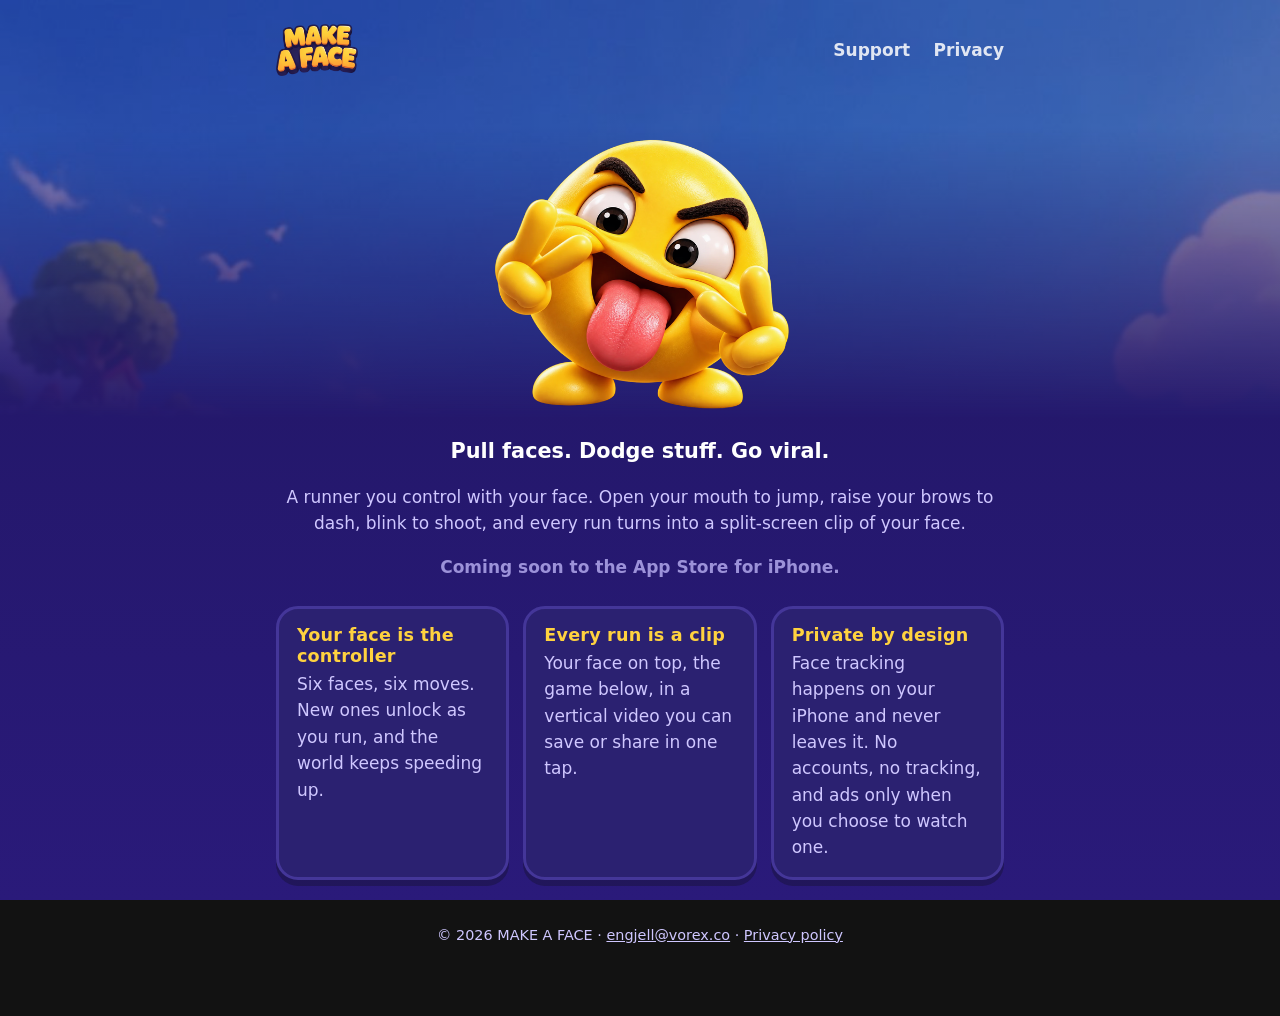
<file: index.html>
<!doctype html>
<html lang="en">
<head>
<meta charset="utf-8">
<meta name="viewport" content="width=device-width, initial-scale=1">
<title>MAKE A FACE: a runner you control with your face</title>
<meta name="description" content="Pull faces to play: open your mouth to jump, raise your brows to dash, blink to shoot.">
<link rel="icon" href="assets/favicon.png">
<link rel="apple-touch-icon" href="assets/apple-touch-icon.png">
<link rel="stylesheet" href="style.css">
</head>
<body>
<div class="sky"></div>
<div class="page">
<header class="bar">
<a class="brand" href=""><img src="assets/logo.png" alt="MAKE A FACE"></a>
<nav>
<a href="support/">Support</a>
<a href="privacy/">Privacy</a>
</nav>
</header>
<main>
<section class="hero">
<img class="mascot" src="assets/mascot.png" alt="The MAKE A FACE mascot sticking its tongue out">
<p class="tagline">Pull faces. Dodge stuff. Go viral.</p>
<p>A runner you control with your face. Open your mouth to jump, raise your brows to dash,
blink to shoot, and every run turns into a split-screen clip of your face.</p>
<p class="soon">Coming soon to the App Store for iPhone.</p>
</section>

<section class="features">
<div class="card"><h3>Your face is the controller</h3><p>Six faces, six moves. New ones unlock as you run, and the world keeps speeding up.</p></div>
<div class="card"><h3>Every run is a clip</h3><p>Your face on top, the game below, in a vertical video you can save or share in one tap.</p></div>
<div class="card"><h3>Private by design</h3><p>Face tracking happens on your iPhone and never leaves it. No accounts, no tracking, and ads only when you choose to watch one.</p></div>
</section>

</main>
<footer>
<p>© 2026 MAKE A FACE · <a href="mailto:engjell@vorex.co">engjell@vorex.co</a> · <a href="privacy/">Privacy policy</a></p>
</footer>
</div>
</body>
</html>
</file>
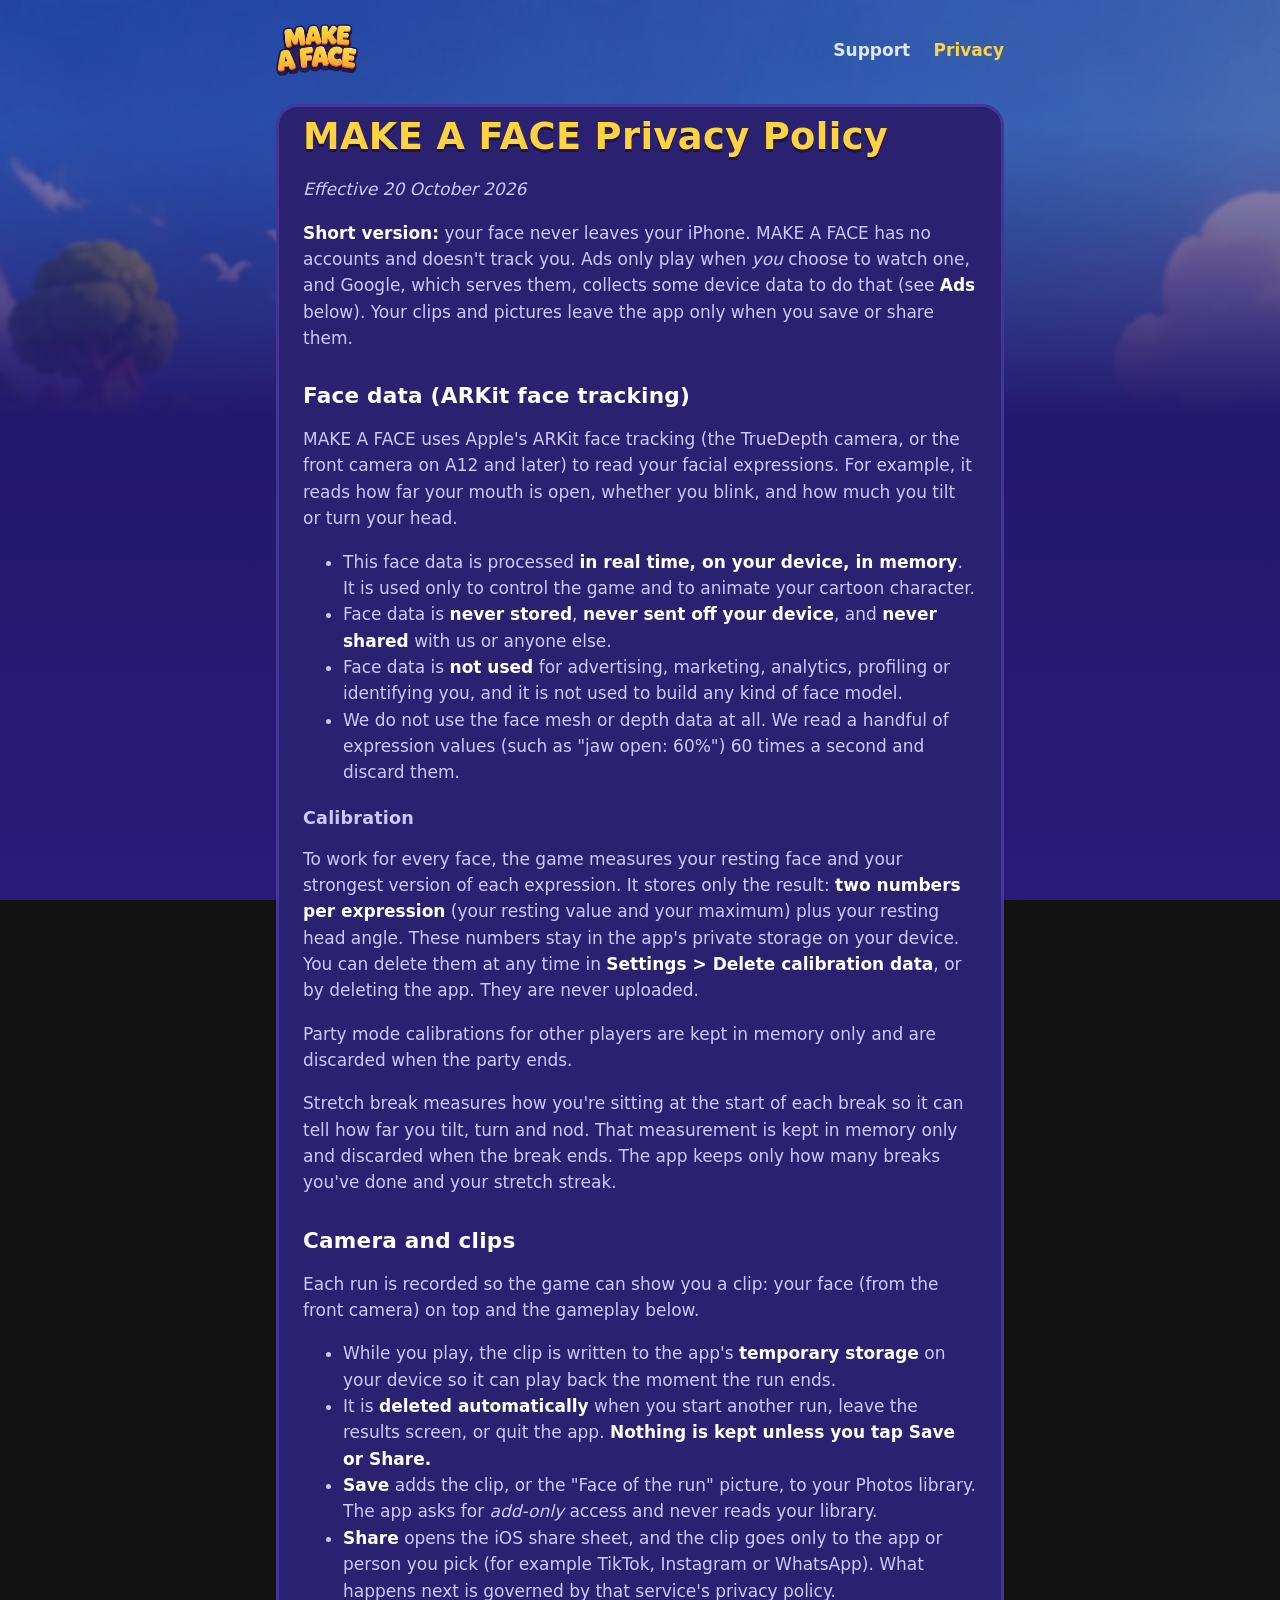
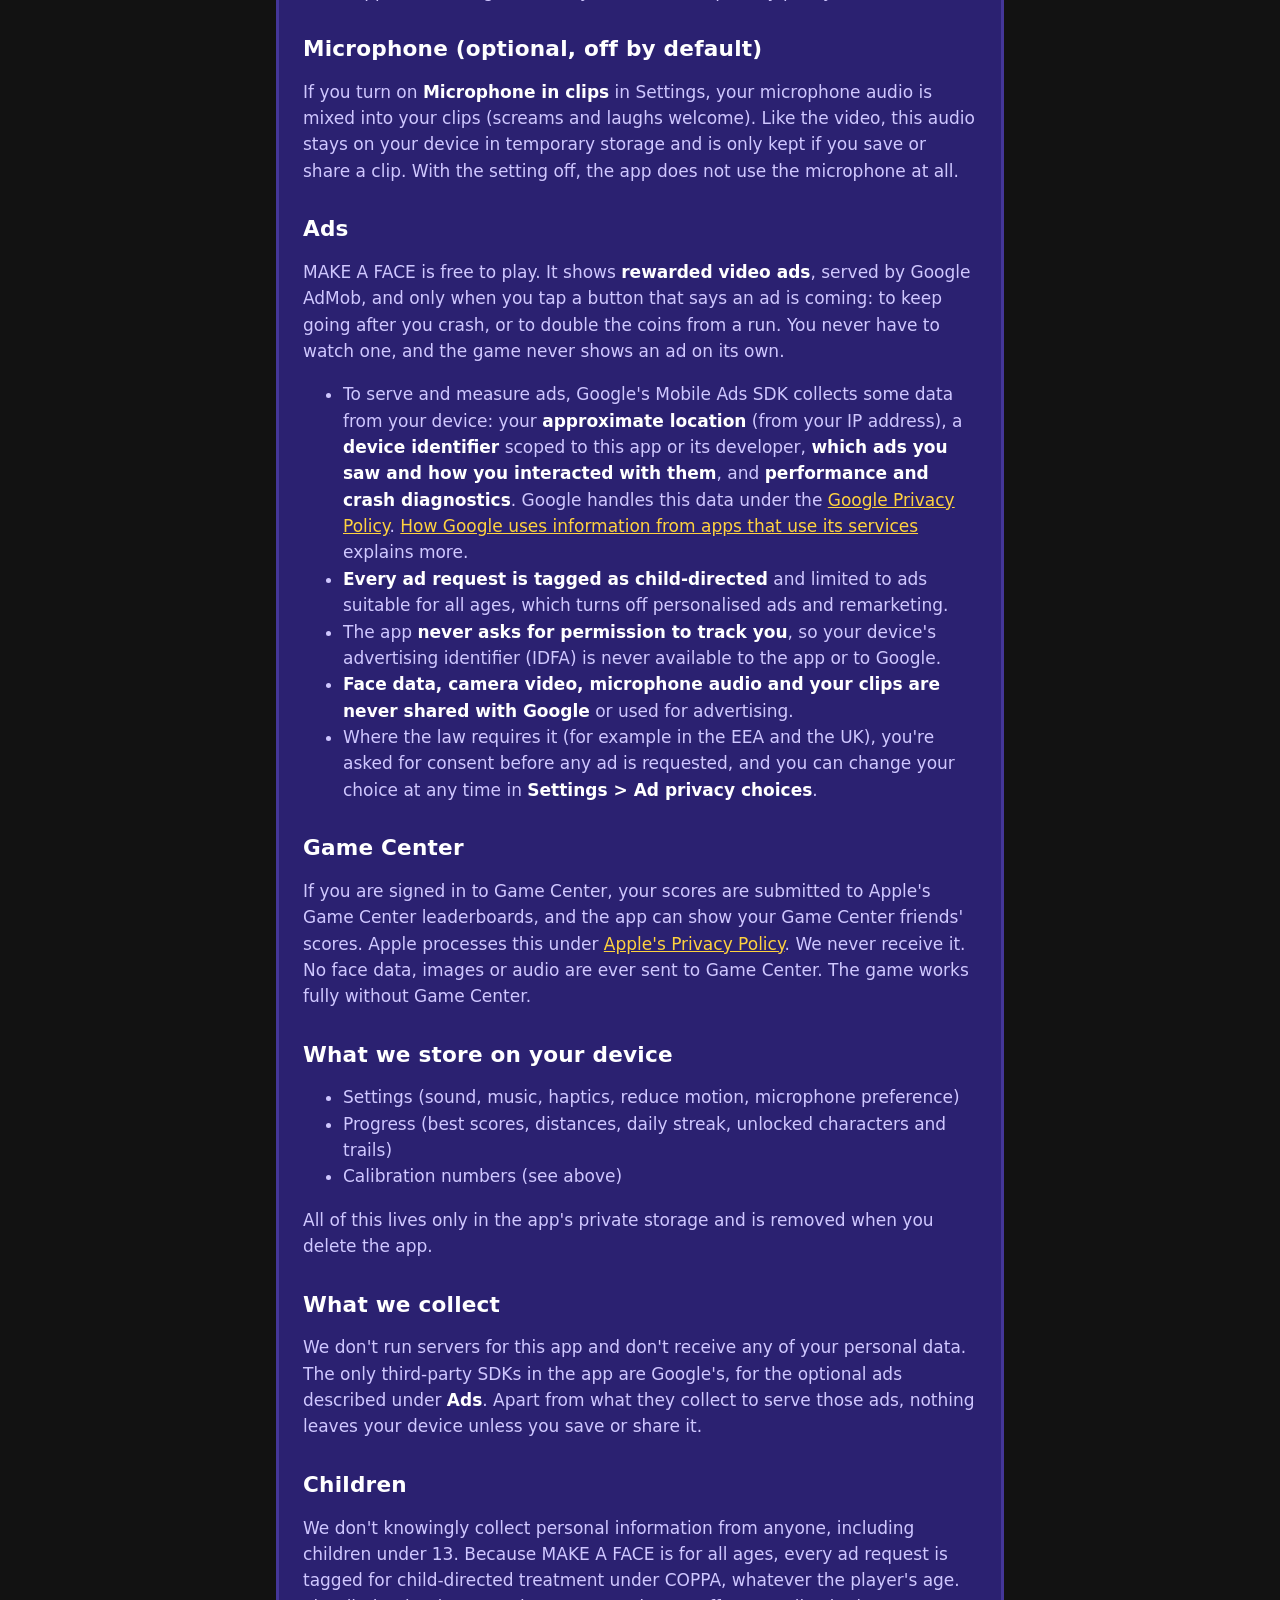
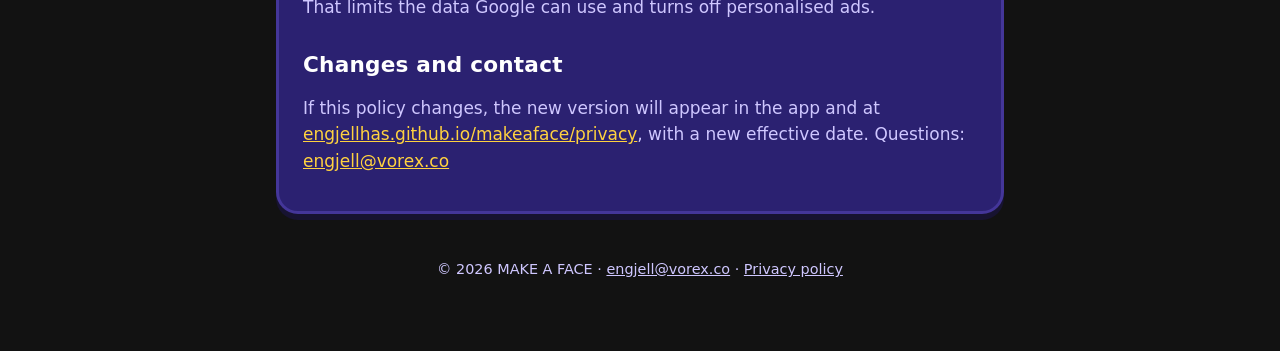
<file: privacy/index.html>
<!doctype html>
<html lang="en">
<head>
<meta charset="utf-8">
<meta name="viewport" content="width=device-width, initial-scale=1">
<title>Privacy policy · MAKE A FACE</title>
<meta name="description" content="How MAKE A FACE handles your face data: it never leaves your iPhone.">
<link rel="icon" href="../assets/favicon.png">
<link rel="apple-touch-icon" href="../assets/apple-touch-icon.png">
<link rel="stylesheet" href="../style.css">
</head>
<body>
<div class="sky"></div>
<div class="page">
<header class="bar">
<a class="brand" href="../"><img src="../assets/logo.png" alt="MAKE A FACE"></a>
<nav>
<a href="../support/">Support</a>
<a href="../privacy/" aria-current="page">Privacy</a>
</nav>
</header>
<main>
<div class="card">
<h1>MAKE A FACE Privacy Policy</h1>
<p><em>Effective 20 October 2026</em></p>
<p><strong>Short version:</strong> your face never leaves your iPhone. MAKE A FACE has no accounts and doesn't track you. Ads only play when <em>you</em> choose to watch one, and Google, which serves them, collects some device data to do that (see <strong>Ads</strong> below). Your clips and pictures leave the app only when you save or share them.</p>
<h2>Face data (ARKit face tracking)</h2>
<p>MAKE A FACE uses Apple's ARKit face tracking (the TrueDepth camera, or the front camera on A12 and later) to read your facial expressions. For example, it reads how far your mouth is open, whether you blink, and how much you tilt or turn your head.</p>
<ul><li>This face data is processed <strong>in real time, on your device, in memory</strong>. It is used only to control the game and to animate your cartoon character.</li><li>Face data is <strong>never stored</strong>, <strong>never sent off your device</strong>, and <strong>never shared</strong> with us or anyone else.</li><li>Face data is <strong>not used</strong> for advertising, marketing, analytics, profiling or identifying you, and it is not used to build any kind of face model.</li><li>We do not use the face mesh or depth data at all. We read a handful of expression values (such as "jaw open: 60%") 60 times a second and discard them.</li></ul>
<h3>Calibration</h3>
<p>To work for every face, the game measures your resting face and your strongest version of each expression. It stores only the result: <strong>two numbers per expression</strong> (your resting value and your maximum) plus your resting head angle. These numbers stay in the app's private storage on your device. You can delete them at any time in <strong>Settings &gt; Delete calibration data</strong>, or by deleting the app. They are never uploaded.</p>
<p>Party mode calibrations for other players are kept in memory only and are discarded when the party ends.</p>
<p>Stretch break measures how you're sitting at the start of each break so it can tell how far you tilt, turn and nod. That measurement is kept in memory only and discarded when the break ends. The app keeps only how many breaks you've done and your stretch streak.</p>
<h2>Camera and clips</h2>
<p>Each run is recorded so the game can show you a clip: your face (from the front camera) on top and the gameplay below.</p>
<ul><li>While you play, the clip is written to the app's <strong>temporary storage</strong> on your device so it can play back the moment the run ends.</li><li>It is <strong>deleted automatically</strong> when you start another run, leave the results screen, or quit the app. <strong>Nothing is kept unless you tap Save or Share.</strong></li><li><strong>Save</strong> adds the clip, or the "Face of the run" picture, to your Photos library. The app asks for <em>add-only</em> access and never reads your library.</li><li><strong>Share</strong> opens the iOS share sheet, and the clip goes only to the app or person you pick (for example TikTok, Instagram or WhatsApp). What happens next is governed by that service's privacy policy.</li></ul>
<h2>Microphone (optional, off by default)</h2>
<p>If you turn on <strong>Microphone in clips</strong> in Settings, your microphone audio is mixed into your clips (screams and laughs welcome). Like the video, this audio stays on your device in temporary storage and is only kept if you save or share a clip. With the setting off, the app does not use the microphone at all.</p>
<h2>Ads</h2>
<p>MAKE A FACE is free to play. It shows <strong>rewarded video ads</strong>, served by Google AdMob, and only when you tap a button that says an ad is coming: to keep going after you crash, or to double the coins from a run. You never have to watch one, and the game never shows an ad on its own.</p>
<ul><li>To serve and measure ads, Google's Mobile Ads SDK collects some data from your device: your <strong>approximate location</strong> (from your IP address), a <strong>device identifier</strong> scoped to this app or its developer, <strong>which ads you saw and how you interacted with them</strong>, and <strong>performance and crash diagnostics</strong>. Google handles this data under the <a href="https://policies.google.com/privacy">Google Privacy Policy</a>. <a href="https://policies.google.com/technologies/partner-sites">How Google uses information from apps that use its services</a> explains more.</li><li><strong>Every ad request is tagged as child-directed</strong> and limited to ads suitable for all ages, which turns off personalised ads and remarketing.</li><li>The app <strong>never asks for permission to track you</strong>, so your device's advertising identifier (IDFA) is never available to the app or to Google.</li><li><strong>Face data, camera video, microphone audio and your clips are never shared with Google</strong> or used for advertising.</li><li>Where the law requires it (for example in the EEA and the UK), you're asked for consent before any ad is requested, and you can change your choice at any time in <strong>Settings &gt; Ad privacy choices</strong>.</li></ul>
<h2>Game Center</h2>
<p>If you are signed in to Game Center, your scores are submitted to Apple's Game Center leaderboards, and the app can show your Game Center friends' scores. Apple processes this under <a href="https://www.apple.com/legal/privacy/">Apple's Privacy Policy</a>. We never receive it. No face data, images or audio are ever sent to Game Center. The game works fully without Game Center.</p>
<h2>What we store on your device</h2>
<ul><li>Settings (sound, music, haptics, reduce motion, microphone preference)</li><li>Progress (best scores, distances, daily streak, unlocked characters and trails)</li><li>Calibration numbers (see above)</li></ul>
<p>All of this lives only in the app's private storage and is removed when you delete the app.</p>
<h2>What we collect</h2>
<p>We don't run servers for this app and don't receive any of your personal data. The only third-party SDKs in the app are Google's, for the optional ads described under <strong>Ads</strong>. Apart from what they collect to serve those ads, nothing leaves your device unless you save or share it.</p>
<h2>Children</h2>
<p>We don't knowingly collect personal information from anyone, including children under 13. Because MAKE A FACE is for all ages, every ad request is tagged for child-directed treatment under COPPA, whatever the player's age. That limits the data Google can use and turns off personalised ads.</p>
<h2>Changes and contact</h2>
<p>If this policy changes, the new version will appear in the app and at <a href="https://engjellhas.github.io/makeaface/privacy/">engjellhas.github.io/makeaface/privacy</a>, with a new effective date. Questions: <a href="mailto:engjell@vorex.co">engjell@vorex.co</a></p>
</div>
</main>
<footer>
<p>© 2026 MAKE A FACE · <a href="mailto:engjell@vorex.co">engjell@vorex.co</a> · <a href="../privacy/">Privacy policy</a></p>
</footer>
</div>
</body>
</html>
</file>
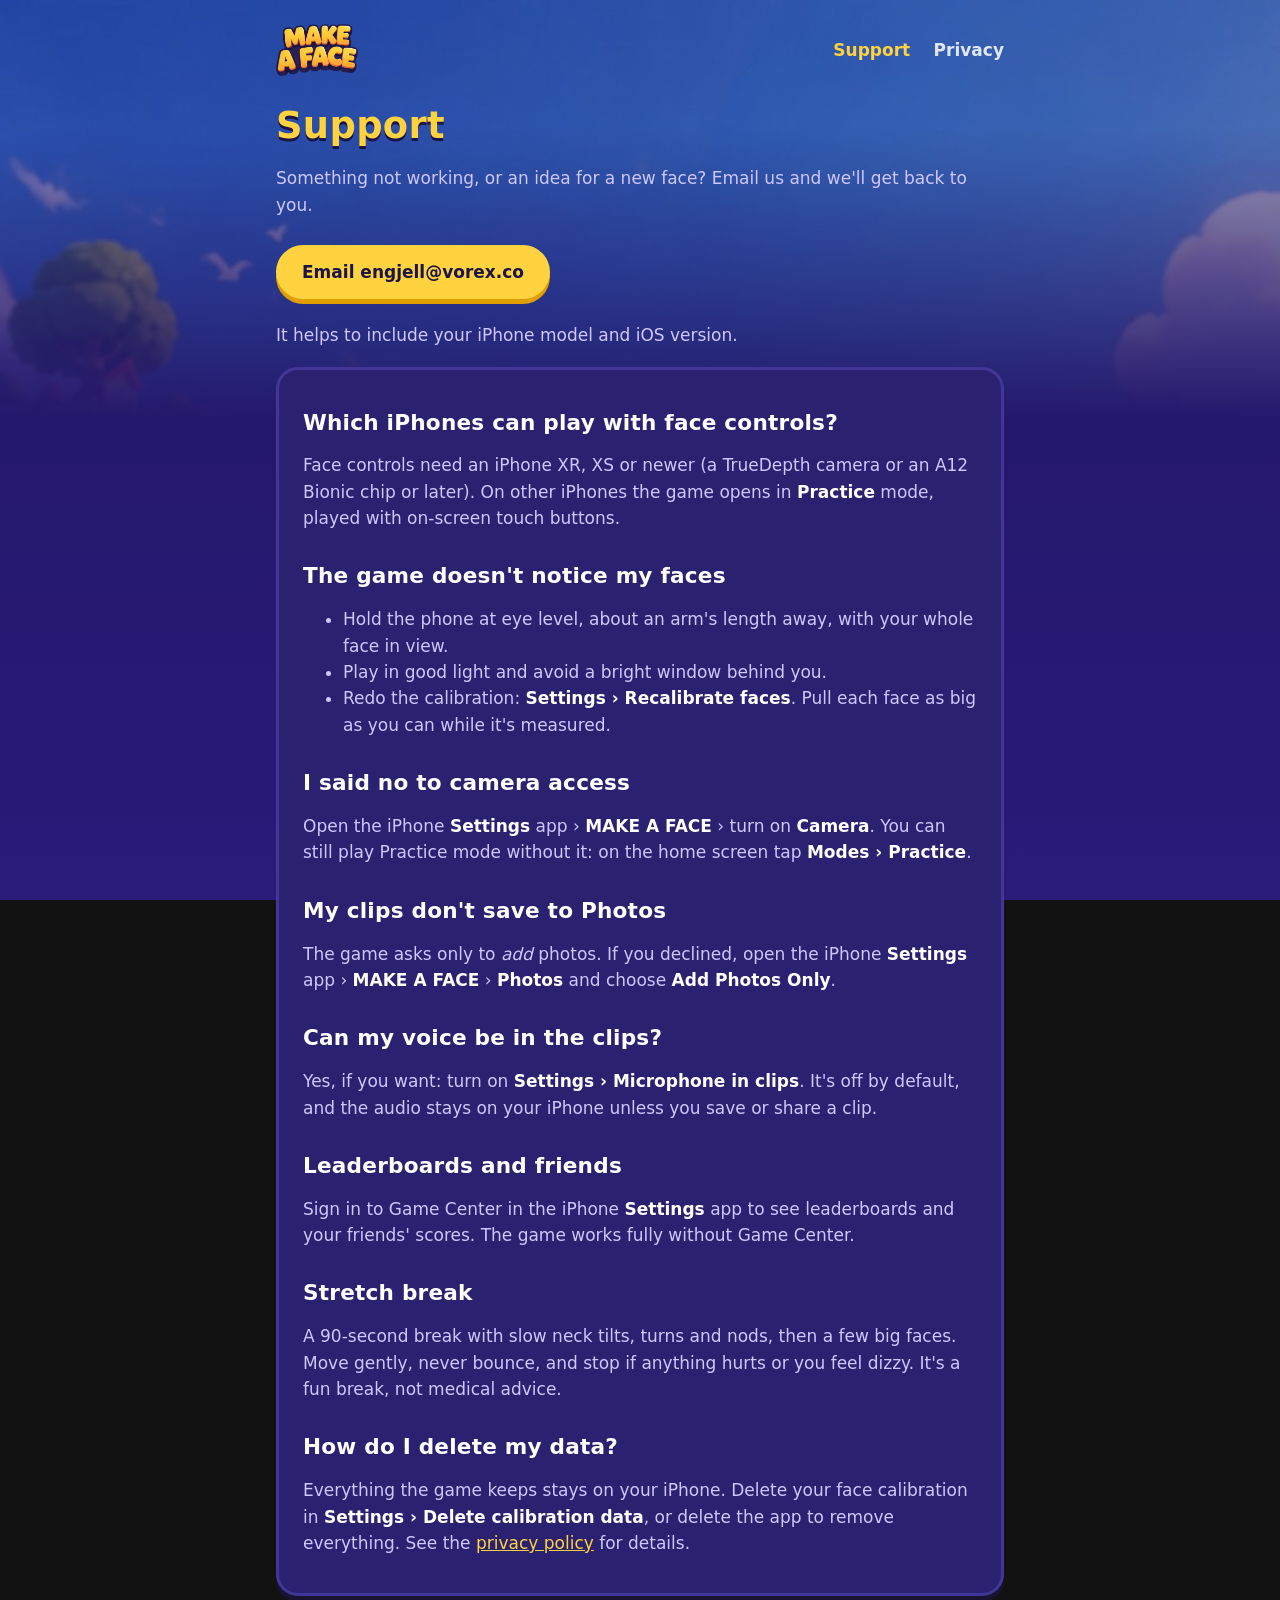
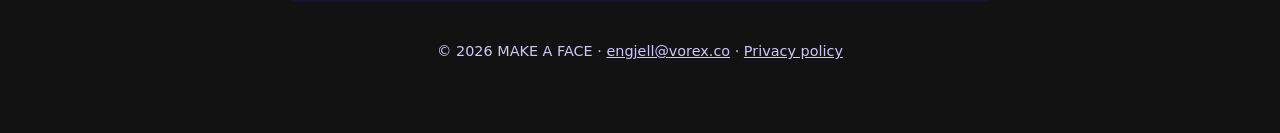
<file: support/index.html>
<!doctype html>
<html lang="en">
<head>
<meta charset="utf-8">
<meta name="viewport" content="width=device-width, initial-scale=1">
<title>Support · MAKE A FACE</title>
<meta name="description" content="Help with MAKE A FACE, and how to contact us.">
<link rel="icon" href="../assets/favicon.png">
<link rel="apple-touch-icon" href="../assets/apple-touch-icon.png">
<link rel="stylesheet" href="../style.css">
</head>
<body>
<div class="sky"></div>
<div class="page">
<header class="bar">
<a class="brand" href="../"><img src="../assets/logo.png" alt="MAKE A FACE"></a>
<nav>
<a href="../support/" aria-current="page">Support</a>
<a href="../privacy/">Privacy</a>
</nav>
</header>
<main>
<h1>Support</h1>
<p>Something not working, or an idea for a new face? Email us and we'll get back to you.</p>
<a class="button" href="mailto:engjell@vorex.co?subject=MAKE%20A%20FACE%20support">Email engjell@vorex.co</a>
<p>It helps to include your iPhone model and iOS version.</p>

<div class="card">
<h2>Which iPhones can play with face controls?</h2>
<p>Face controls need an iPhone XR, XS or newer (a TrueDepth camera or an A12 Bionic chip or later).
On other iPhones the game opens in <strong>Practice</strong> mode, played with on-screen touch buttons.</p>

<h2>The game doesn't notice my faces</h2>
<ul>
<li>Hold the phone at eye level, about an arm's length away, with your whole face in view.</li>
<li>Play in good light and avoid a bright window behind you.</li>
<li>Redo the calibration: <strong>Settings › Recalibrate faces</strong>. Pull each face as big as you can while it's measured.</li>
</ul>

<h2>I said no to camera access</h2>
<p>Open the iPhone <strong>Settings</strong> app › <strong>MAKE A FACE</strong> › turn on <strong>Camera</strong>.
You can still play Practice mode without it: on the home screen tap <strong>Modes › Practice</strong>.</p>

<h2>My clips don't save to Photos</h2>
<p>The game asks only to <em>add</em> photos. If you declined, open the iPhone <strong>Settings</strong> app ›
<strong>MAKE A FACE</strong> › <strong>Photos</strong> and choose <strong>Add Photos Only</strong>.</p>

<h2>Can my voice be in the clips?</h2>
<p>Yes, if you want: turn on <strong>Settings › Microphone in clips</strong>. It's off by default, and the audio
stays on your iPhone unless you save or share a clip.</p>

<h2>Leaderboards and friends</h2>
<p>Sign in to Game Center in the iPhone <strong>Settings</strong> app to see leaderboards and your friends' scores.
The game works fully without Game Center.</p>

<h2>Stretch break</h2>
<p>A 90-second break with slow neck tilts, turns and nods, then a few big faces. Move gently, never bounce,
and stop if anything hurts or you feel dizzy. It's a fun break, not medical advice.</p>

<h2>How do I delete my data?</h2>
<p>Everything the game keeps stays on your iPhone. Delete your face calibration in
<strong>Settings › Delete calibration data</strong>, or delete the app to remove everything.
See the <a href="../privacy/">privacy policy</a> for details.</p>
</div>

</main>
<footer>
<p>© 2026 MAKE A FACE · <a href="mailto:engjell@vorex.co">engjell@vorex.co</a> · <a href="../privacy/">Privacy policy</a></p>
</footer>
</div>
</body>
</html>
</file>
<file: style.css>
:root {
  --night: #1b1446;
  --top: #1f1660;
  --bottom: #2a1a7a;
  --surface: #2b2171;
  --lip: #443699;
  --yellow: #ffd23f;
  --yellow-lip: #e09e00;
  --text: #ffffff;
  --soft: #cfc7ff;
  --muted: #9c92d9;
  --radius: 22px;
  color-scheme: dark;
}

* { box-sizing: border-box; }

html { -webkit-text-size-adjust: 100%; }

body {
  margin: 0;
  min-height: 100vh;
  background: linear-gradient(var(--top), var(--bottom)) fixed;
  color: var(--text);
  font: 17px/1.55 ui-rounded, "SF Pro Rounded", system-ui, -apple-system, "Segoe UI", Roboto, sans-serif;
}

a { color: var(--yellow); }

.sky {
  position: absolute;
  inset: 0 0 auto 0;
  height: 420px;
  background: url("assets/backdrop.jpg") center top / cover no-repeat;
  -webkit-mask-image: linear-gradient(#000 30%, transparent);
  mask-image: linear-gradient(#000 30%, transparent);
  opacity: 0.55;
  z-index: -1;
}

.page {
  position: relative;
  max-width: 760px;
  margin: 0 auto;
  padding: 24px 16px 56px;
}

header.bar {
  display: flex;
  align-items: center;
  justify-content: space-between;
  gap: 12px;
  margin-bottom: 28px;
}

header.bar .brand img { height: 52px; display: block; }

nav a {
  color: var(--text);
  text-decoration: none;
  font-weight: 800;
  margin-left: 18px;
  opacity: 0.85;
}

nav a[aria-current="page"], nav a:hover { opacity: 1; color: var(--yellow); }

h1, h2, h3 { font-weight: 900; line-height: 1.2; letter-spacing: 0.01em; }
h1 { font-size: 2.3rem; margin: 0 0 8px; color: var(--yellow); text-shadow: 0 3px 0 var(--night); }
h2 { font-size: 1.35rem; margin: 32px 0 10px; }
h3 { font-size: 1.1rem; margin: 22px 0 6px; color: var(--soft); }
p, li { color: var(--soft); }
strong { color: var(--text); }

.card {
  background: var(--surface);
  border: 3px solid var(--lip);
  border-radius: var(--radius);
  padding: 8px 24px 20px;
  margin-top: 18px;
  box-shadow: 0 6px 0 rgba(27, 20, 70, 0.6);
}

.hero { text-align: center; padding-top: 12px; }
.hero .logo { width: min(420px, 82vw); height: auto; }
.hero .mascot { width: min(300px, 64vw); height: auto; margin: 6px auto 0; display: block; }
.tagline { font-size: 1.3rem; font-weight: 900; color: var(--text); margin: 18px 0 6px; }

.features { display: grid; grid-template-columns: repeat(auto-fit, minmax(200px, 1fr)); gap: 14px; margin-top: 26px; text-align: left; }
.features .card { margin: 0; padding: 16px 18px; }
.features h3 { margin: 0 0 4px; color: var(--yellow); }
.features p { margin: 0; }

.button {
  display: inline-block;
  background: var(--yellow);
  color: var(--night);
  font-weight: 900;
  text-decoration: none;
  padding: 14px 26px;
  border-radius: 999px;
  box-shadow: 0 5px 0 var(--yellow-lip);
  margin: 10px 0 6px;
}

.button:active { transform: translateY(3px); box-shadow: 0 2px 0 var(--yellow-lip); }

.soon { color: var(--muted); font-weight: 800; }

footer {
  margin-top: 44px;
  color: var(--muted);
  font-size: 0.9rem;
  text-align: center;
}

footer a { color: var(--soft); }

@media (max-width: 520px) {
  h1 { font-size: 1.9rem; }
  header.bar { flex-wrap: wrap; }
  nav a { margin: 0 14px 0 0; }
  .card { padding: 6px 18px 16px; }
}
</file>
